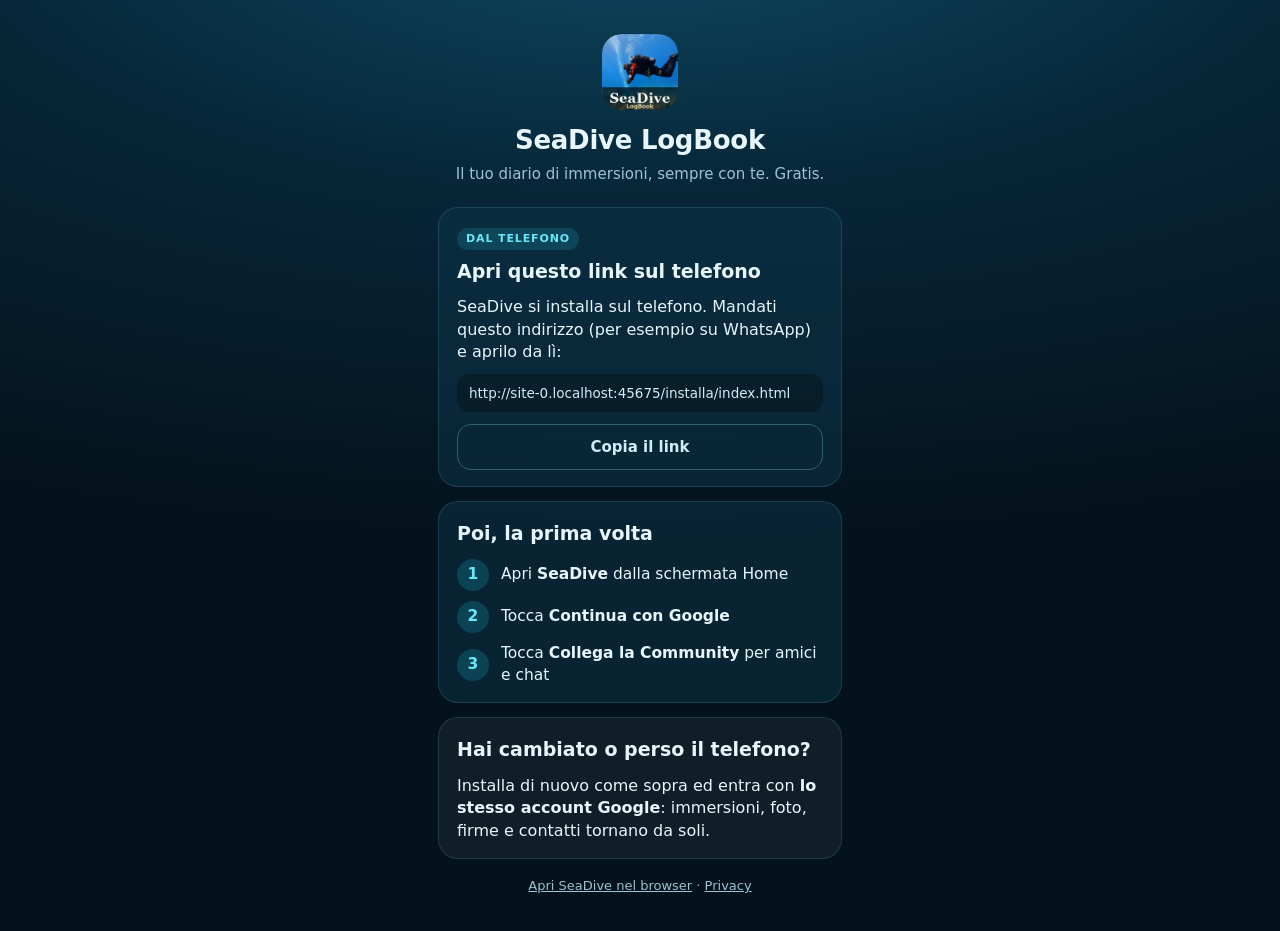
<file: installa/index.html>
<!DOCTYPE html>
<html lang="it">
  <head>
    <meta charset="UTF-8" />
    <meta
      http-equiv="Content-Security-Policy"
      content="default-src 'self'; script-src 'self'; style-src 'self'; img-src 'self' data:; manifest-src 'self'; worker-src 'self'; object-src 'none'; base-uri 'self'; form-action 'self'"
    />
    <meta name="viewport" content="width=device-width, initial-scale=1, viewport-fit=cover" />
    <meta name="theme-color" content="#04121c" />
    <meta name="description" content="Installa SeaDive LogBook, il diario di immersioni gratuito, su Android o iPhone." />
    <title>SeaDive LogBook</title>
    <!-- Scheda di anteprima su WhatsApp, Telegram, Facebook: logo, titolo e una frase. -->
    <meta property="og:type" content="website" />
    <meta property="og:site_name" content="SeaDive LogBook" />
    <meta property="og:title" content="SeaDive LogBook" />
    <meta property="og:description" content="Il diario delle immersioni sul telefono. Gratis. Tocca per installarlo su Android o iPhone." />
    <meta property="og:url" content="https://calistrialessio80-collab.github.io/SeaDive-LogBook/installa/" />
    <meta property="og:image" content="https://calistrialessio80-collab.github.io/SeaDive-LogBook/anteprima.jpg" />
    <meta property="og:image:width" content="1200" />
    <meta property="og:image:height" content="630" />
    <meta property="og:image:alt" content="SeaDive LogBook, il diario delle immersioni" />
    <meta property="og:locale" content="it_IT" />
    <meta name="twitter:card" content="summary_large_image" />
    <link rel="manifest" href="../manifest.json" />
    <link rel="icon" href="../favicon.svg" type="image/svg+xml" />
    <link rel="apple-touch-icon" href="../apple-touch-icon.png" />
    <link rel="stylesheet" href="../installa.css" />
  </head>
  <body>
    <main class="wrap">
      <header class="hero">
        <img class="logo" src="../icon-192.png" alt="" width="76" height="76" />
        <h1>SeaDive LogBook</h1>
        <p class="sub">Il tuo diario di immersioni, sempre con te. Gratis.</p>
      </header>

      <section class="card warn" data-inapp hidden>
        <h2>Aperto da un'altra app?</h2>
        <p data-inapp-text>Da qui non si può installare. Tocca <b>⋮</b> o <b>···</b> in alto e scegli <b>Apri nel browser</b>.</p>
        <button class="ghost" type="button" data-copy>Copia il link</button>
      </section>

      <section class="card" data-os="android" hidden>
        <p class="tag">Android</p>
        <h2>Installa in un tocco</h2>
        <button class="big" type="button" data-install>Installa SeaDive</button>
        <p class="note" data-android-note>Se il pulsante non risponde: tocca <b>⋮</b> in alto a destra in Chrome, poi <b>Installa app</b> (o <b>Aggiungi a schermata Home</b>).</p>
        <p class="done" data-installed hidden>Fatto! Trovi <b>SeaDive</b> nella schermata Home.</p>
      </section>

      <section class="card" data-os="ios" hidden>
        <p class="tag">iPhone</p>
        <h2>Tre tocchi in Safari</h2>
        <ol class="steps">
          <li>
            <span class="ico"><svg viewBox="0 0 24 24" aria-hidden="true"><path d="M12 3v12M7 8l5-5 5 5" /><path d="M5 12v7a2 2 0 0 0 2 2h10a2 2 0 0 0 2-2v-7" /></svg></span>
            <span>Tocca <b>Condividi</b> in basso</span>
          </li>
          <li>
            <span class="ico"><svg viewBox="0 0 24 24" aria-hidden="true"><rect x="4" y="4" width="16" height="16" rx="4" /><path d="M12 8v8M8 12h8" /></svg></span>
            <span>Scegli <b>Aggiungi alla schermata Home</b> (scorri l'elenco se non lo vedi)</span>
          </li>
          <li>
            <span class="ico"><svg viewBox="0 0 24 24" aria-hidden="true"><path d="M5 12l4 4 10-10" /></svg></span>
            <span>Tocca <b>Aggiungi</b> in alto a destra</span>
          </li>
        </ol>
        <p class="note" data-ios-other hidden>Stai usando un altro browser: funziona uguale, ma se non trovi <b>Aggiungi alla schermata Home</b> apri questa pagina in <b>Safari</b>.</p>
      </section>

      <section class="card" data-os="desktop" hidden>
        <p class="tag">Dal telefono</p>
        <h2>Apri questo link sul telefono</h2>
        <p>SeaDive si installa sul telefono. Mandati questo indirizzo (per esempio su WhatsApp) e aprilo da lì:</p>
        <p class="link" data-link></p>
        <button class="ghost" type="button" data-copy>Copia il link</button>
      </section>

      <section class="card">
        <h2>Poi, la prima volta</h2>
        <ol class="steps plain">
          <li><span class="n">1</span><span>Apri <b>SeaDive</b> dalla schermata Home</span></li>
          <li><span class="n">2</span><span>Tocca <b>Continua con Google</b></span></li>
          <li><span class="n">3</span><span>Tocca <b>Collega la Community</b> per amici e chat</span></li>
        </ol>
      </section>

      <section class="card soft">
        <h2>Hai cambiato o perso il telefono?</h2>
        <p>Installa di nuovo come sopra ed entra con <b>lo stesso account Google</b>: immersioni, foto, firme e contatti tornano da soli.</p>
      </section>

      <p class="foot"><a href="../">Apri SeaDive nel browser</a> · <a href="../privacy.html">Privacy</a></p>
    </main>
    <script src="../installa.js"></script>
  </body>
</html>
</file>
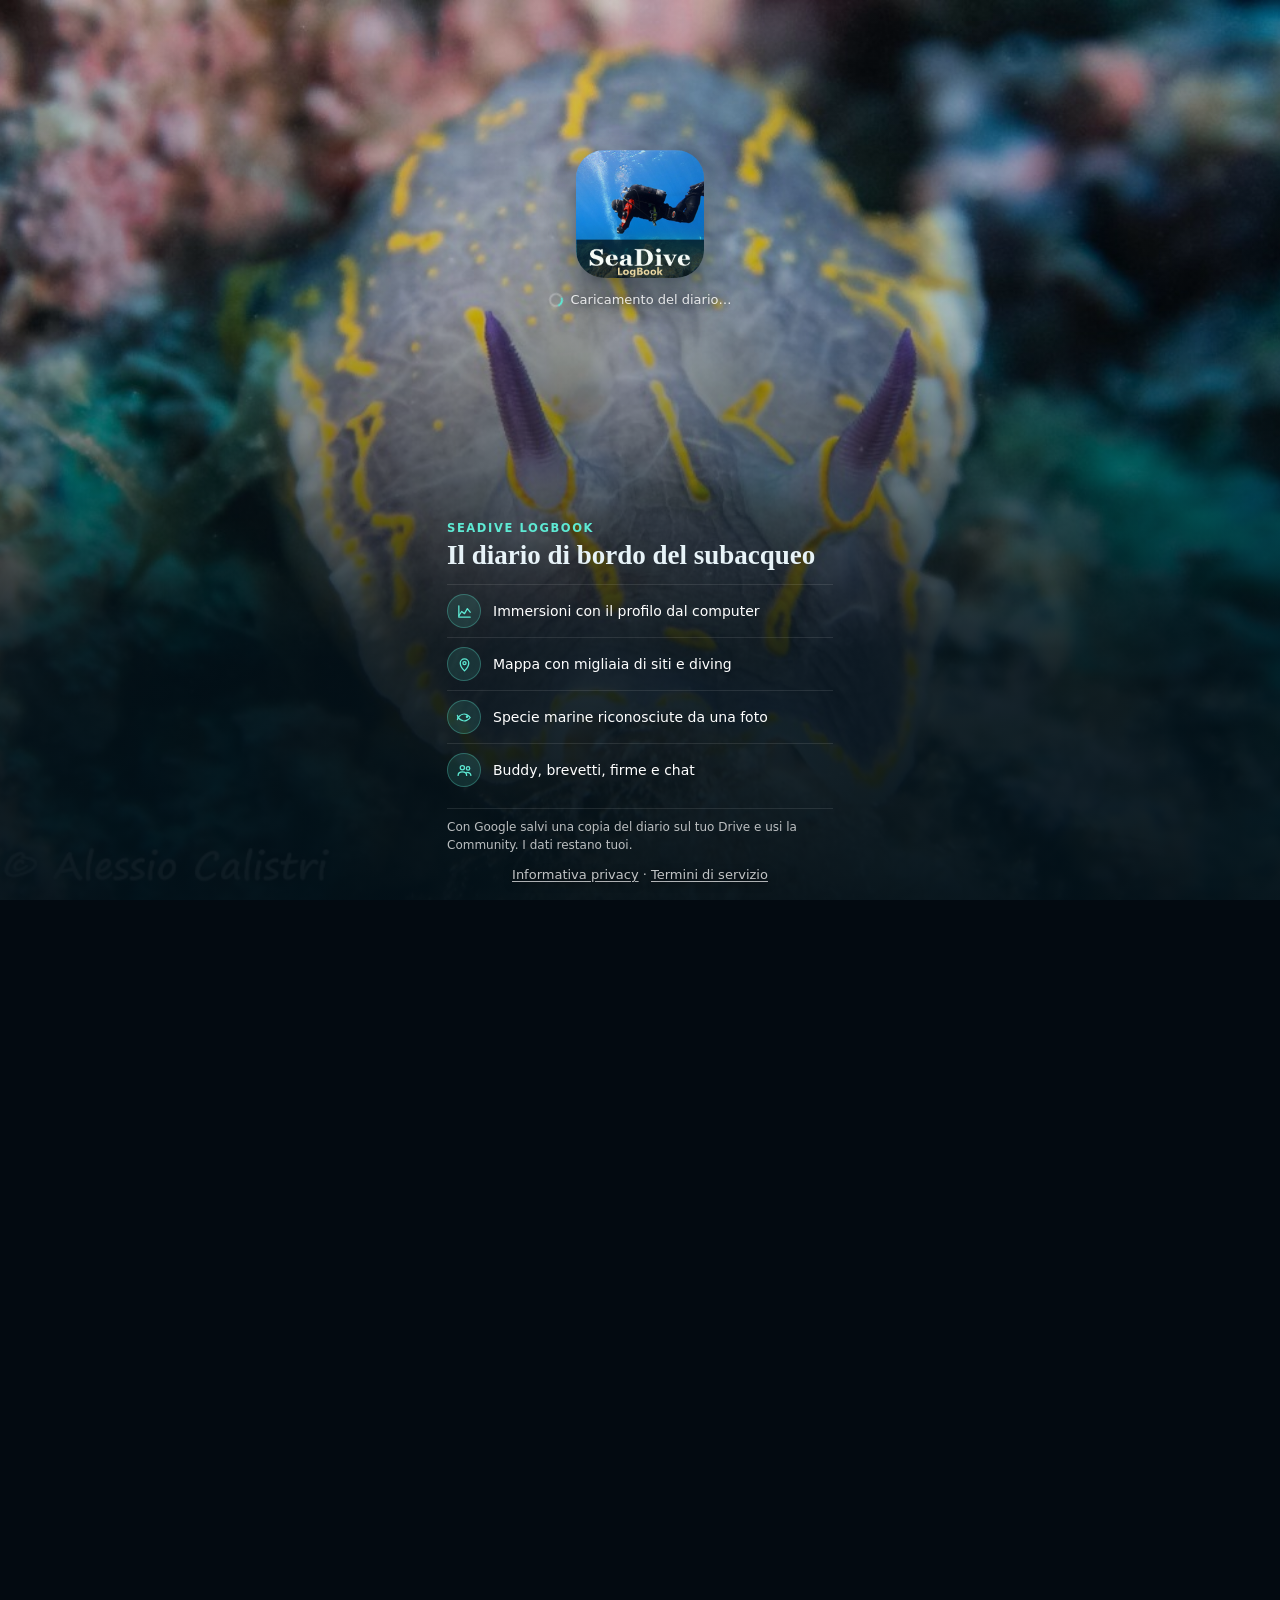
<file: aggiorna.html>
<!DOCTYPE html>
<html lang="it">
  <head>
    <meta charset="UTF-8" />
    <meta http-equiv="Content-Security-Policy" content="default-src 'self'; script-src 'self'; style-src 'self' 'unsafe-inline'; img-src 'self' data:; object-src 'none'; base-uri 'self'; form-action 'self'" />
    <meta name="viewport" content="width=device-width, initial-scale=1" />
    <meta http-equiv="Cache-Control" content="no-cache, no-store, must-revalidate" />
    <title>Aggiorna SeaDive</title>
    <style>
      body {
        font-family: system-ui, sans-serif;
        background: #f3f5f8;
        color: #1c2430;
        display: grid;
        place-items: center;
        min-height: 100dvh;
        margin: 0;
        padding: 24px;
        text-align: center;
      }
      p { font-size: 18px; font-weight: 600; }
    </style>
  </head>
  <body>
    <p>Aggiornamento in corso…</p>
    <script src="./aggiorna.js?v=260"></script>
  </body>
</html>
</file>
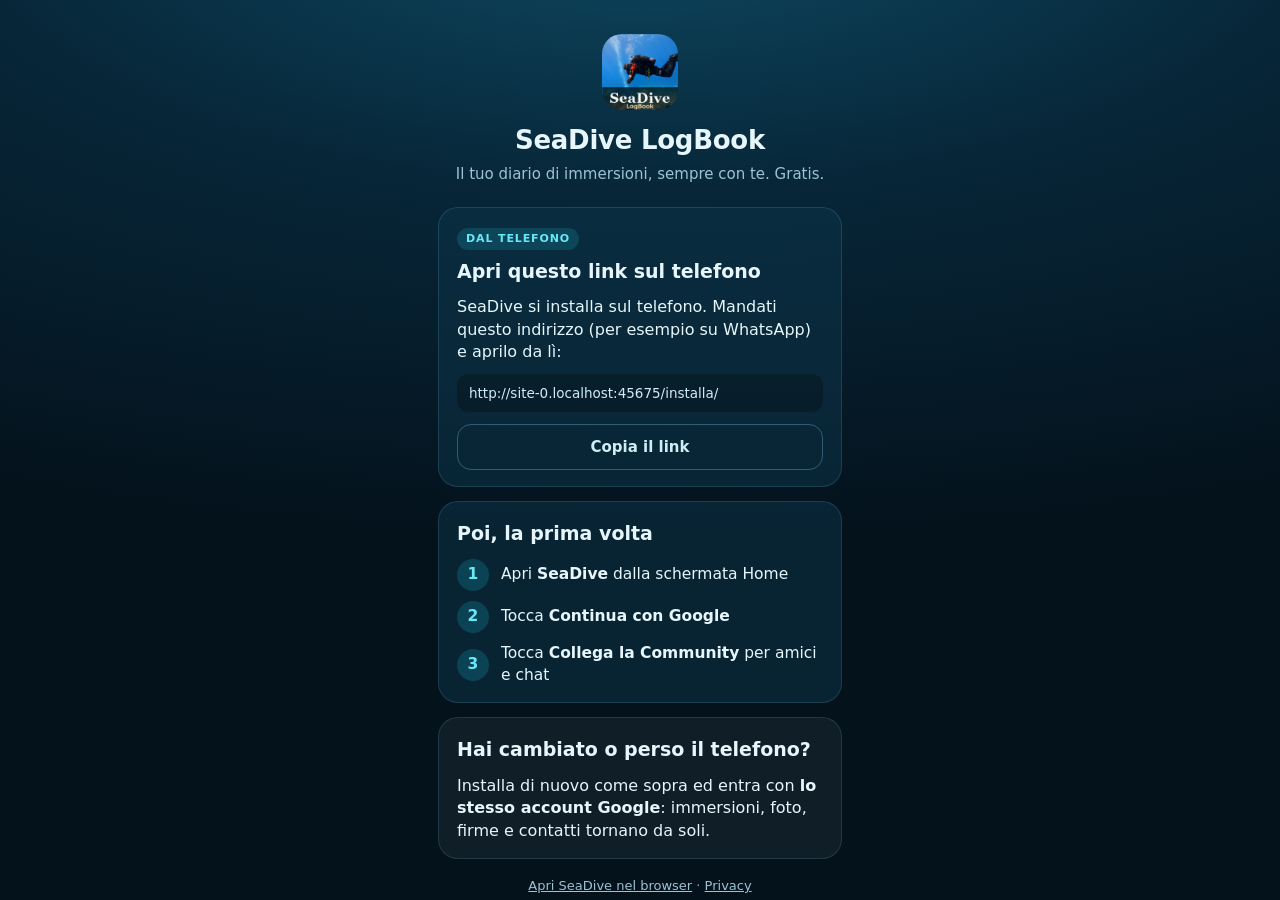
<file: installa.html>
<!DOCTYPE html>
<html lang="it">
  <head>
    <meta charset="UTF-8" />
    <meta http-equiv="refresh" content="0; url=./installa/" />
    <meta name="viewport" content="width=device-width, initial-scale=1" />
    <title>SeaDive LogBook</title>
    <meta property="og:title" content="SeaDive LogBook" />
    <meta property="og:description" content="Il diario delle immersioni sul telefono. Gratis. Tocca per installarlo su Android o iPhone." />
    <meta property="og:url" content="https://calistrialessio80-collab.github.io/SeaDive-LogBook/installa/" />
    <meta property="og:image" content="https://calistrialessio80-collab.github.io/SeaDive-LogBook/anteprima.jpg" />
    <link rel="canonical" href="https://calistrialessio80-collab.github.io/SeaDive-LogBook/installa/" />
  </head>
  <body style="background:#04121c;color:#e6f6fb;font-family:system-ui,sans-serif;text-align:center;padding:40px">
    <p><a style="color:#67e8f9" href="./installa/">Apri la pagina per installare SeaDive</a></p>
  </body>
</html>
</file>
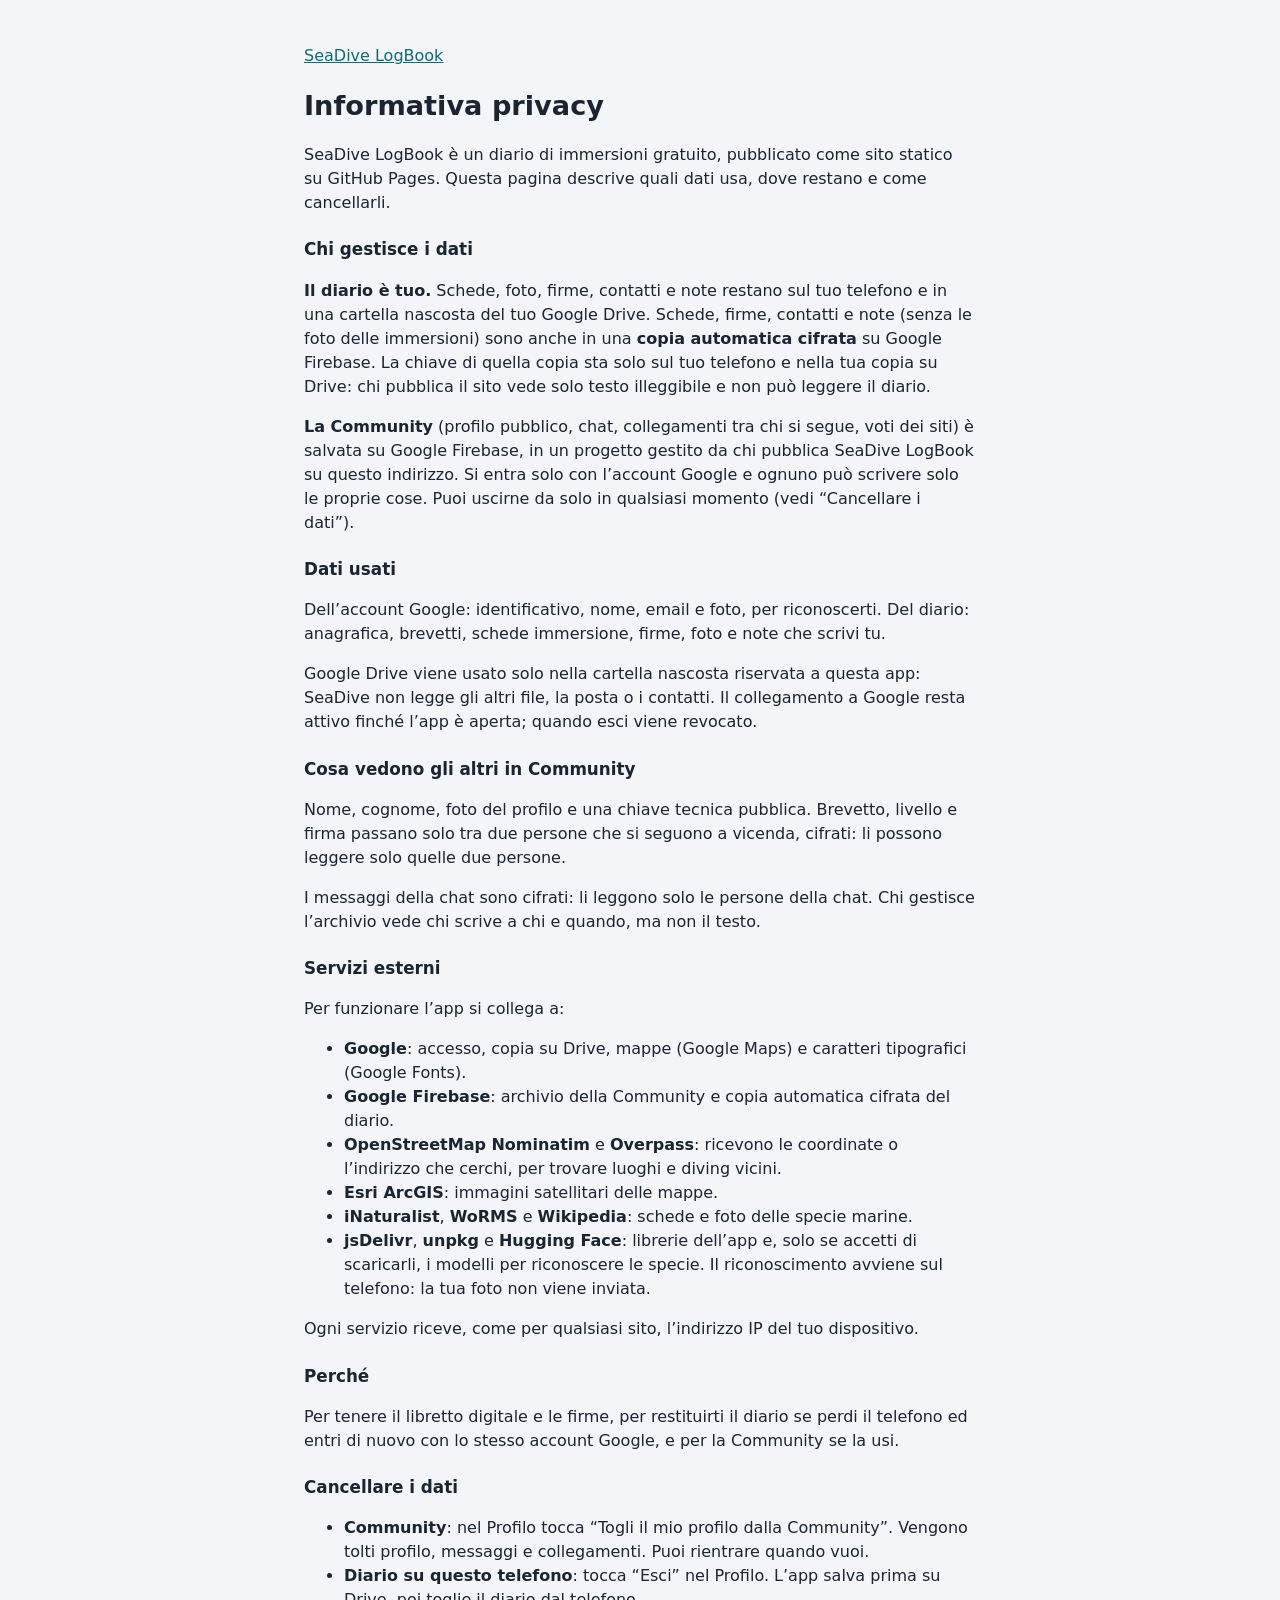
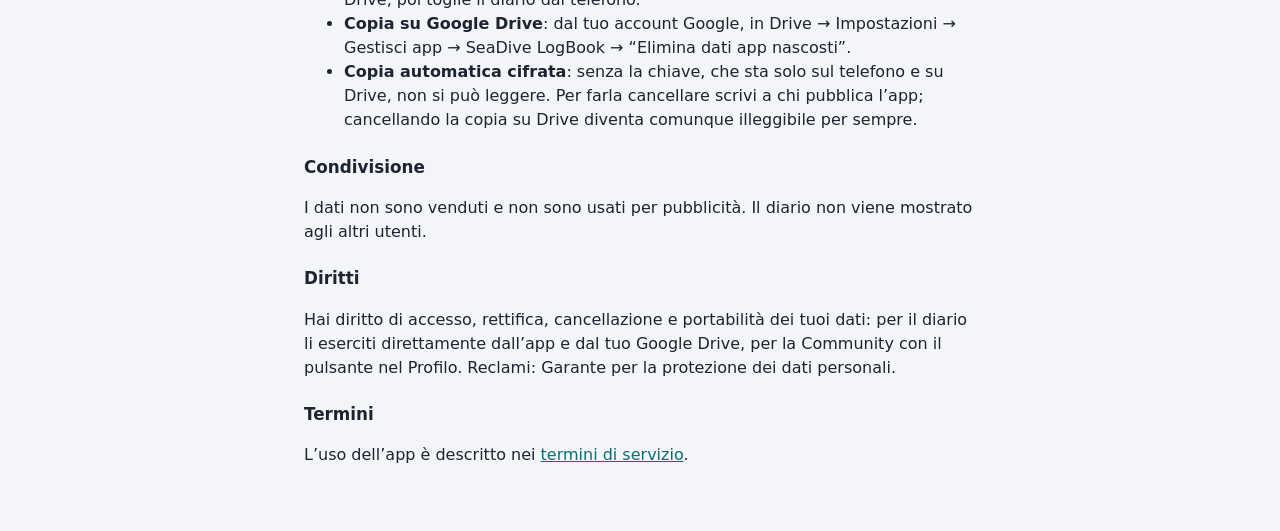
<file: privacy.html>
<!DOCTYPE html>
<html lang="it">
  <head>
    <meta charset="UTF-8" />
    <meta http-equiv="Content-Security-Policy" content="default-src 'self'; script-src 'none'; style-src 'self' 'unsafe-inline' https://fonts.googleapis.com; font-src 'self' https://fonts.gstatic.com; img-src 'self' data:; object-src 'none'; base-uri 'self'; form-action 'self'" />
    <meta name="viewport" content="width=device-width, initial-scale=1" />
    <title>Informativa privacy — SeaDive LogBook</title>
    <style>
      body {
        margin: 0;
        font-family: system-ui, sans-serif;
        background: #f3f5f8;
        color: #1c2430;
        line-height: 1.5;
      }
      main {
        max-width: 42rem;
        margin: 0 auto;
        padding: 28px 18px 48px;
      }
      a { color: #0b6e75; }
      h1 { font-size: 1.7rem; margin-bottom: 0.3rem; }
      h2 { font-size: 1.05rem; margin: 1.4rem 0 0.3rem; }
    </style>
  </head>
  <body>
    <main>
      <p><a href="./">SeaDive LogBook</a></p>
      <h1>Informativa privacy</h1>
      <p>SeaDive LogBook è un diario di immersioni gratuito, pubblicato come sito statico su GitHub Pages. Questa pagina descrive quali dati usa, dove restano e come cancellarli.</p>

      <h2>Chi gestisce i dati</h2>
      <p><b>Il diario è tuo.</b> Schede, foto, firme, contatti e note restano sul tuo telefono e in una cartella nascosta del tuo Google Drive. Schede, firme, contatti e note (senza le foto delle immersioni) sono anche in una <b>copia automatica cifrata</b> su Google Firebase. La chiave di quella copia sta solo sul tuo telefono e nella tua copia su Drive: chi pubblica il sito vede solo testo illeggibile e non può leggere il diario.</p>
      <p><b>La Community</b> (profilo pubblico, chat, collegamenti tra chi si segue, voti dei siti) è salvata su Google Firebase, in un progetto gestito da chi pubblica SeaDive LogBook su questo indirizzo. Si entra solo con l’account Google e ognuno può scrivere solo le proprie cose. Puoi uscirne da solo in qualsiasi momento (vedi “Cancellare i dati”).</p>

      <h2>Dati usati</h2>
      <p>Dell’account Google: identificativo, nome, email e foto, per riconoscerti. Del diario: anagrafica, brevetti, schede immersione, firme, foto e note che scrivi tu.</p>
      <p>Google Drive viene usato solo nella cartella nascosta riservata a questa app: SeaDive non legge gli altri file, la posta o i contatti. Il collegamento a Google resta attivo finché l’app è aperta; quando esci viene revocato.</p>

      <h2>Cosa vedono gli altri in Community</h2>
      <p>Nome, cognome, foto del profilo e una chiave tecnica pubblica. Brevetto, livello e firma passano solo tra due persone che si seguono a vicenda, cifrati: li possono leggere solo quelle due persone.</p>
      <p>I messaggi della chat sono cifrati: li leggono solo le persone della chat. Chi gestisce l’archivio vede chi scrive a chi e quando, ma non il testo.</p>

      <h2>Servizi esterni</h2>
      <p>Per funzionare l’app si collega a:</p>
      <ul>
        <li><b>Google</b>: accesso, copia su Drive, mappe (Google Maps) e caratteri tipografici (Google Fonts).</li>
        <li><b>Google Firebase</b>: archivio della Community e copia automatica cifrata del diario.</li>
        <li><b>OpenStreetMap Nominatim</b> e <b>Overpass</b>: ricevono le coordinate o l’indirizzo che cerchi, per trovare luoghi e diving vicini.</li>
        <li><b>Esri ArcGIS</b>: immagini satellitari delle mappe.</li>
        <li><b>iNaturalist</b>, <b>WoRMS</b> e <b>Wikipedia</b>: schede e foto delle specie marine.</li>
        <li><b>jsDelivr</b>, <b>unpkg</b> e <b>Hugging Face</b>: librerie dell’app e, solo se accetti di scaricarli, i modelli per riconoscere le specie. Il riconoscimento avviene sul telefono: la tua foto non viene inviata.</li>
      </ul>
      <p>Ogni servizio riceve, come per qualsiasi sito, l’indirizzo IP del tuo dispositivo.</p>

      <h2>Perché</h2>
      <p>Per tenere il libretto digitale e le firme, per restituirti il diario se perdi il telefono ed entri di nuovo con lo stesso account Google, e per la Community se la usi.</p>

      <h2>Cancellare i dati</h2>
      <ul>
        <li><b>Community</b>: nel Profilo tocca “Togli il mio profilo dalla Community”. Vengono tolti profilo, messaggi e collegamenti. Puoi rientrare quando vuoi.</li>
        <li><b>Diario su questo telefono</b>: tocca “Esci” nel Profilo. L’app salva prima su Drive, poi toglie il diario dal telefono.</li>
        <li><b>Copia su Google Drive</b>: dal tuo account Google, in Drive → Impostazioni → Gestisci app → SeaDive LogBook → “Elimina dati app nascosti”.</li>
        <li><b>Copia automatica cifrata</b>: senza la chiave, che sta solo sul telefono e su Drive, non si può leggere. Per farla cancellare scrivi a chi pubblica l’app; cancellando la copia su Drive diventa comunque illeggibile per sempre.</li>
      </ul>

      <h2>Condivisione</h2>
      <p>I dati non sono venduti e non sono usati per pubblicità. Il diario non viene mostrato agli altri utenti.</p>

      <h2>Diritti</h2>
      <p>Hai diritto di accesso, rettifica, cancellazione e portabilità dei tuoi dati: per il diario li eserciti direttamente dall’app e dal tuo Google Drive, per la Community con il pulsante nel Profilo. Reclami: Garante per la protezione dei dati personali.</p>
      <h2>Termini</h2>
      <p>L’uso dell’app è descritto nei <a href="./termini.html">termini di servizio</a>.</p>
    </main>
  </body>
</html>
</file>
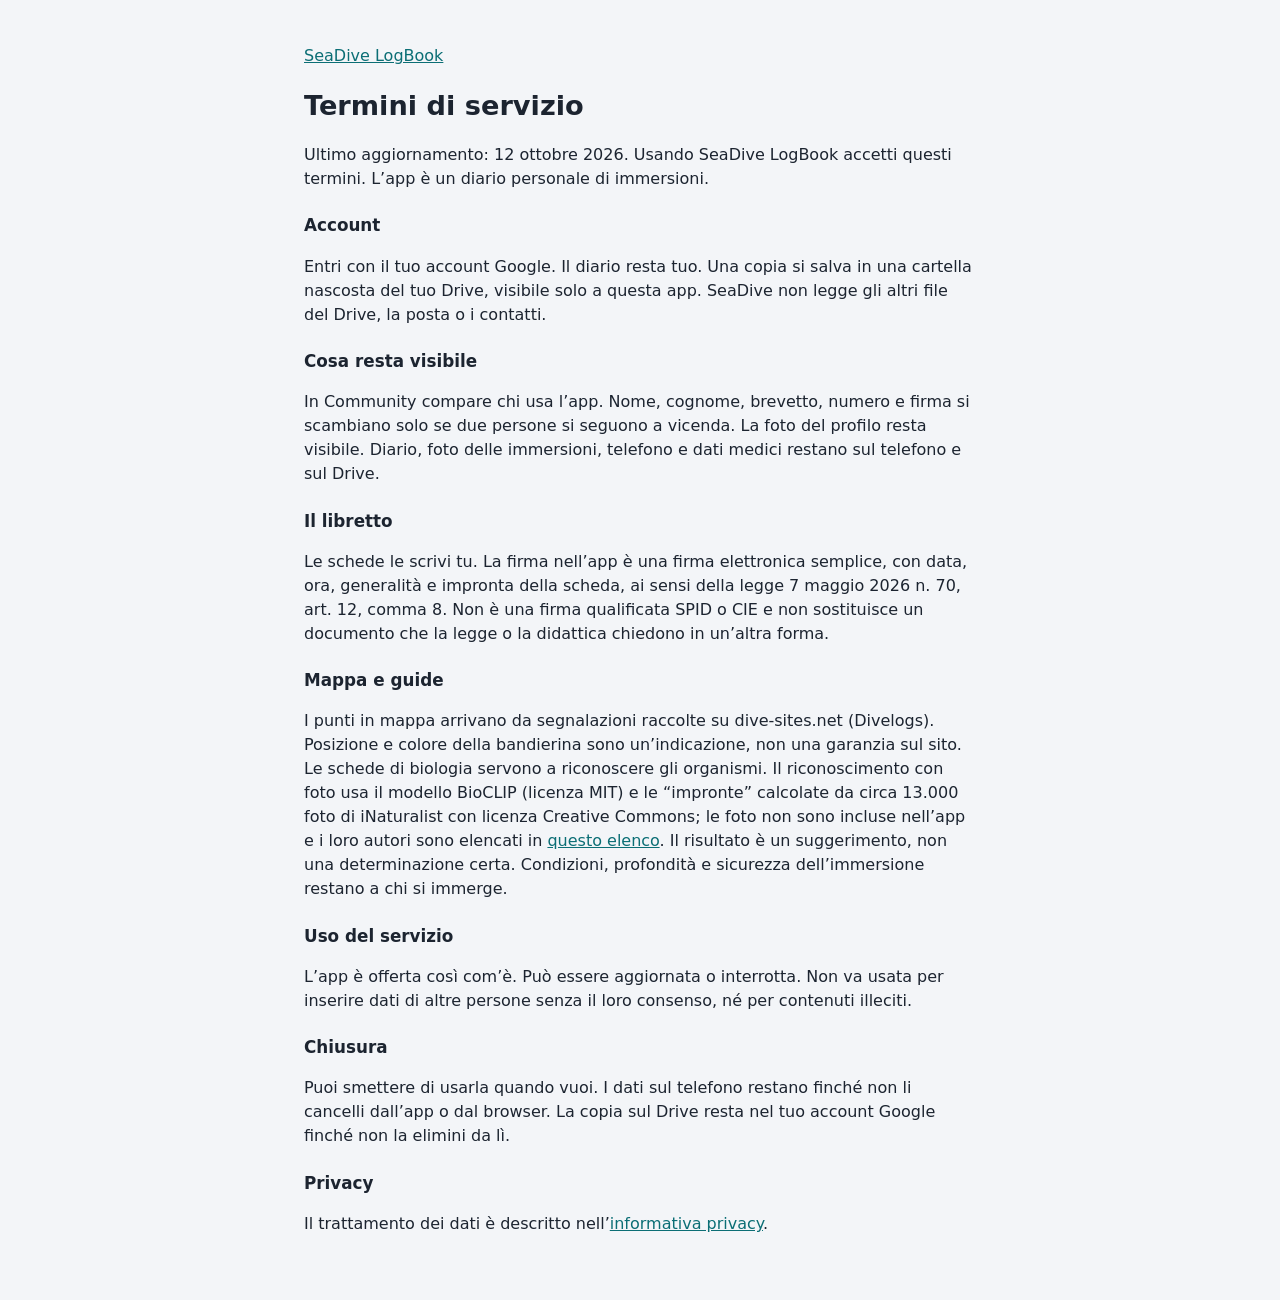
<file: termini.html>
<!DOCTYPE html>
<html lang="it">
  <head>
    <meta charset="UTF-8" />
    <meta http-equiv="Content-Security-Policy" content="default-src 'self'; script-src 'none'; style-src 'self' 'unsafe-inline' https://fonts.googleapis.com; font-src 'self' https://fonts.gstatic.com; img-src 'self' data:; object-src 'none'; base-uri 'self'; form-action 'self'" />
    <meta name="viewport" content="width=device-width, initial-scale=1" />
    <title>Termini di servizio — SeaDive LogBook</title>
    <style>
      body {
        margin: 0;
        font-family: system-ui, sans-serif;
        background: #f3f5f8;
        color: #1c2430;
        line-height: 1.5;
      }
      main {
        max-width: 42rem;
        margin: 0 auto;
        padding: 28px 18px 48px;
      }
      a { color: #0b6e75; }
      h1 { font-size: 1.7rem; margin-bottom: 0.3rem; }
      h2 { font-size: 1.05rem; margin: 1.4rem 0 0.3rem; }
    </style>
  </head>
  <body>
    <main>
      <p><a href="./">SeaDive LogBook</a></p>
      <h1>Termini di servizio</h1>
      <p>Ultimo aggiornamento: 12 ottobre 2026. Usando SeaDive LogBook accetti questi termini. L’app è un diario personale di immersioni.</p>
      <h2>Account</h2>
      <p>Entri con il tuo account Google. Il diario resta tuo. Una copia si salva in una cartella nascosta del tuo Drive, visibile solo a questa app. SeaDive non legge gli altri file del Drive, la posta o i contatti.</p>
      <h2>Cosa resta visibile</h2>
      <p>In Community compare chi usa l’app. Nome, cognome, brevetto, numero e firma si scambiano solo se due persone si seguono a vicenda. La foto del profilo resta visibile. Diario, foto delle immersioni, telefono e dati medici restano sul telefono e sul Drive.</p>
      <h2>Il libretto</h2>
      <p>Le schede le scrivi tu. La firma nell’app è una firma elettronica semplice, con data, ora, generalità e impronta della scheda, ai sensi della legge 7 maggio 2026 n. 70, art. 12, comma 8. Non è una firma qualificata SPID o CIE e non sostituisce un documento che la legge o la didattica chiedono in un’altra forma.</p>
      <h2>Mappa e guide</h2>
      <p>I punti in mappa arrivano da segnalazioni raccolte su dive-sites.net (Divelogs). Posizione e colore della bandierina sono un’indicazione, non una garanzia sul sito. Le schede di biologia servono a riconoscere gli organismi. Il riconoscimento con foto usa il modello BioCLIP (licenza MIT) e le “impronte” calcolate da circa 13.000 foto di iNaturalist con licenza Creative Commons; le foto non sono incluse nell’app e i loro autori sono elencati in <a href="models/bioclip-ref-crediti.json">questo elenco</a>. Il risultato è un suggerimento, non una determinazione certa. Condizioni, profondità e sicurezza dell’immersione restano a chi si immerge.</p>
      <h2>Uso del servizio</h2>
      <p>L’app è offerta così com’è. Può essere aggiornata o interrotta. Non va usata per inserire dati di altre persone senza il loro consenso, né per contenuti illeciti.</p>
      <h2>Chiusura</h2>
      <p>Puoi smettere di usarla quando vuoi. I dati sul telefono restano finché non li cancelli dall’app o dal browser. La copia sul Drive resta nel tuo account Google finché non la elimini da lì.</p>
      <h2>Privacy</h2>
      <p>Il trattamento dei dati è descritto nell’<a href="./privacy.html">informativa privacy</a>.</p>
    </main>
  </body>
</html>
</file>
<file: installa.css>
/* Pagina "Installa SeaDive": stesso stile scuro dell'app (Abisso). */
* { box-sizing: border-box; }
html { background: #04121c; }
body {
  margin: 0;
  min-height: 100dvh;
  font: 16px/1.4 system-ui, -apple-system, "Segoe UI", Roboto, sans-serif;
  -webkit-font-smoothing: antialiased;
  color: #e6f6fb;
  background: radial-gradient(120% 70% at 50% -10%, #0e4a63 0%, #072638 45%, #04121c 100%) fixed;
}
.wrap { max-width: 440px; margin: 0 auto; padding: calc(28px + env(safe-area-inset-top)) 18px calc(36px + env(safe-area-inset-bottom)); display: grid; gap: 14px; }
.hero { text-align: center; padding: 6px 0 8px; }
.logo { width: 76px; height: 76px; border-radius: 20px; display: block; margin: 0 auto 12px; }
h1 { margin: 0; font-size: 26px; letter-spacing: -0.01em; }
.sub { margin: 6px 0 0; font-size: 15px; color: #9cc3d3; }
.card { border-radius: 20px; padding: 18px 18px 16px; background: rgba(14, 52, 72, 0.55); border: 1px solid rgba(120, 200, 230, 0.16); }
.card h2 { margin: 0 0 12px; font-size: 19px; }
.card p { margin: 0; }
.tag { display: inline-block; font-size: 11px; font-weight: 700; letter-spacing: 0.08em; text-transform: uppercase; padding: 3px 9px; border-radius: 999px; margin-bottom: 8px !important; background: rgba(34, 211, 238, 0.15); color: #67e8f9; }
button { font-family: inherit; -webkit-tap-highlight-color: transparent; }
.big {
  width: 100%;
  border: 0;
  border-radius: 16px;
  padding: 17px 16px;
  font-size: 18px;
  font-weight: 700;
  cursor: pointer;
  background: linear-gradient(180deg, #38e1f5, #12b5d6);
  color: #04202c;
  box-shadow: 0 10px 24px rgba(34, 211, 238, 0.25);
}
.big:disabled { opacity: 0.6; }
.ghost { margin-top: 12px; width: 100%; border-radius: 14px; padding: 13px; font-size: 15px; font-weight: 600; cursor: pointer; background: transparent; border: 1px solid rgba(120, 200, 230, 0.35); color: #cdeef7; }
.note { margin-top: 12px !important; font-size: 13.5px; color: #9cc3d3; }
.done { margin-top: 12px !important; font-size: 15px; color: #86efac; }
.link { margin-top: 10px !important; padding: 10px 12px; border-radius: 12px; background: rgba(0, 0, 0, 0.25); font-size: 13.5px; word-break: break-all; color: #cdeef7; }
.steps { list-style: none; margin: 0; padding: 0; display: grid; gap: 10px; }
.steps li { display: flex; align-items: center; gap: 12px; font-size: 15.5px; }
.ico { flex: none; width: 38px; height: 38px; border-radius: 12px; display: grid; place-items: center; background: #22d3ee; color: #04202c; }
.ico svg { width: 22px; height: 22px; fill: none; stroke: currentColor; stroke-width: 2; stroke-linecap: round; stroke-linejoin: round; }
.n { flex: none; width: 32px; height: 32px; border-radius: 50%; display: grid; place-items: center; font-weight: 800; background: rgba(34, 211, 238, 0.18); color: #67e8f9; }
.warn { background: rgba(120, 80, 10, 0.45); border-color: rgba(251, 191, 36, 0.4); }
.soft { background: rgba(255, 255, 255, 0.05); }
.foot { text-align: center; font-size: 13px; color: #7fa9ba; margin: 4px 0 0; }
.foot a { color: #9cc3d3; }
[hidden] { display: none !important; }
</file>
